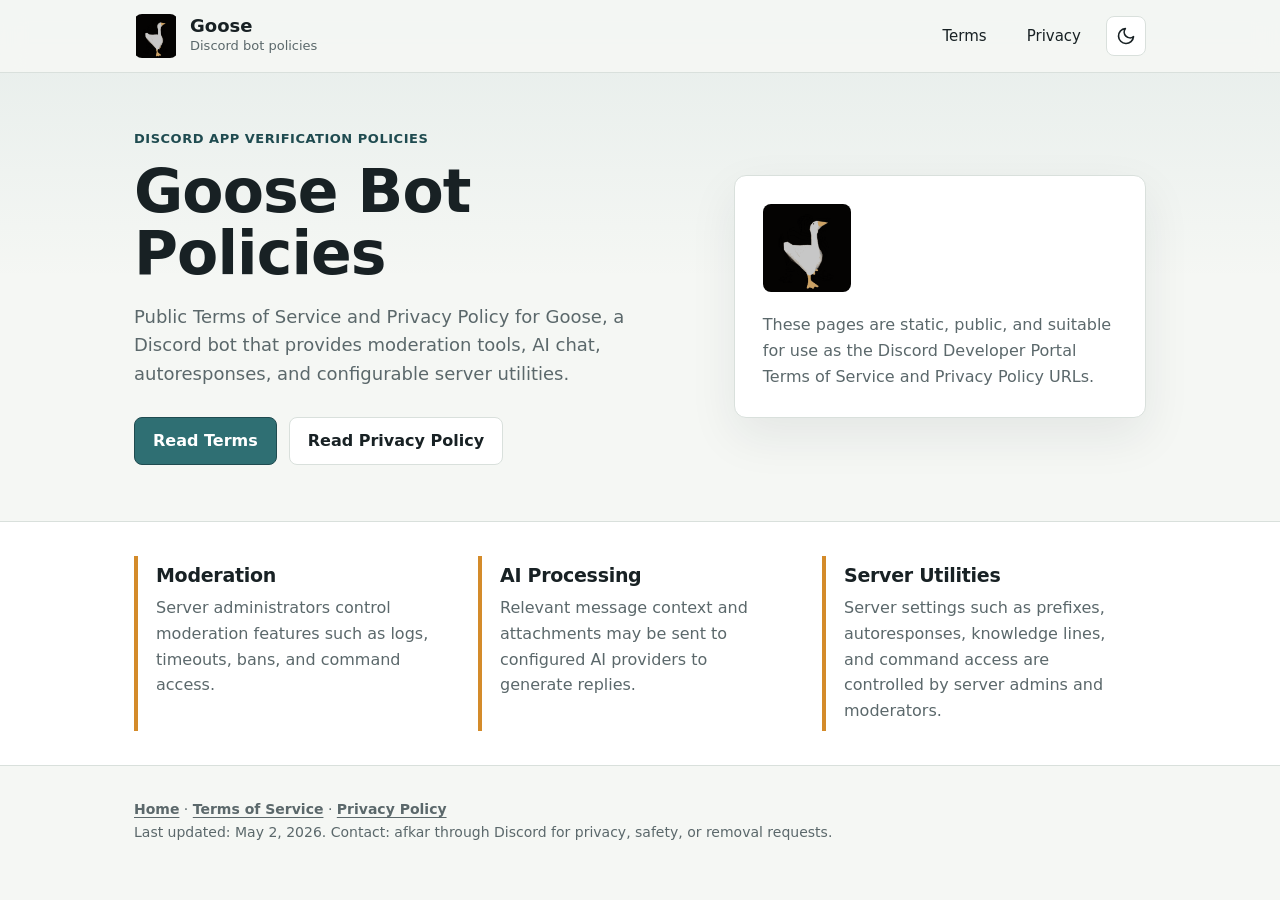
<file: index.html>
<!doctype html>
<html lang="en">
    <head>
        <meta charset="utf-8" />
        <meta name="viewport" content="width=device-width, initial-scale=1" />
        <title>Goose Bot Policies</title>
        <meta
            name="description"
            content="Terms of Service and Privacy Policy for the Goose Discord bot."
        />
        <script>
            (function () {
                try {
                    var stored = localStorage.getItem('goose-theme');
                    var theme = (stored === 'dark' || stored === 'light') ? stored : (window.matchMedia && window.matchMedia('(prefers-color-scheme: dark)').matches ? 'dark' : 'light');
                    document.documentElement.setAttribute('data-theme', theme);
                } catch (e) {
                    document.documentElement.setAttribute('data-theme', 'light');
                }
            })();
        </script>
        <link rel="stylesheet" href="assets/styles.css" />
        <script src="assets/theme.js" defer></script>
    </head>
    <body>
        <header class="site-header">
            <nav class="nav" aria-label="Primary navigation">
                <a class="brand" href="./" aria-label="Goose policy home" aria-current="page">
                    <img src="assets/goose.gif" alt="" />
                    <span>
                        <strong>Goose</strong>
                        <span>Discord bot policies</span>
                    </span>
                </a>
                <div class="nav-links">
                    <a href="terms/">Terms</a>
                    <a href="privacy/">Privacy</a>
                    <button id="theme-toggle" class="theme-toggle" type="button" aria-label="Toggle theme" aria-pressed="false" title="Toggle theme">
                        <svg class="icon-sun theme-icon-sun" viewBox="0 0 24 24" width="20" height="20" fill="none" stroke="currentColor" stroke-width="2" stroke-linecap="round" stroke-linejoin="round" aria-hidden="true">
                            <circle cx="12" cy="12" r="5"></circle>
                            <line x1="12" y1="1" x2="12" y2="3"></line>
                            <line x1="12" y1="21" x2="12" y2="23"></line>
                            <line x1="4.22" y1="4.22" x2="5.64" y2="5.64"></line>
                            <line x1="18.36" y1="18.36" x2="19.78" y2="19.78"></line>
                            <line x1="1" y1="12" x2="3" y2="12"></line>
                            <line x1="21" y1="12" x2="23" y2="12"></line>
                            <line x1="4.22" y1="19.78" x2="5.64" y2="18.36"></line>
                            <line x1="18.36" y1="5.64" x2="19.78" y2="4.22"></line>
                        </svg>
                        <svg class="icon-moon theme-icon-moon" viewBox="0 0 24 24" width="20" height="20" fill="none" stroke="currentColor" stroke-width="2" stroke-linecap="round" stroke-linejoin="round" aria-hidden="true">
                            <path d="M21 12.79A9 9 0 1 1 11.21 3 7 7 0 0 0 21 12.79z"></path>
                        </svg>
                    </button>
                </div>
            </nav>
        </header>

        <main>
            <section class="hero">
                <div>
                    <p class="eyebrow">Discord app verification policies</p>
                    <h1>Goose Bot Policies</h1>
                    <p class="lede">
                        Public Terms of Service and Privacy Policy for Goose, a
                        Discord bot that provides moderation tools, AI chat,
                        autoresponses, and configurable server utilities.
                    </p>
                    <div class="actions" aria-label="Policy links">
                        <a class="button" href="terms/">Read Terms</a>
                        <a class="button secondary" href="privacy/"
                            >Read Privacy Policy</a
                        >
                    </div>
                </div>
                <aside class="hero-panel" aria-label="Policy summary">
                    <img src="assets/goose.gif" alt="" />
                    <p>
                        These pages are static, public, and suitable for use as
                        the Discord Developer Portal Terms of Service and
                        Privacy Policy URLs.
                    </p>
                </aside>
            </section>

            <section class="summary-band" aria-label="Policy highlights">
                <div class="summary-grid">
                    <article class="summary-item">
                        <h2>Moderation</h2>
                        <p>
                            Server administrators control moderation features
                            such as logs, timeouts, bans, and command access.
                        </p>
                    </article>
                    <article class="summary-item">
                        <h2>AI Processing</h2>
                        <p>
                            Relevant message context and attachments may be sent
                            to configured AI providers to generate replies.
                        </p>
                    </article>
                    <article class="summary-item">
                        <h2>Server Utilities</h2>
                        <p>
                            Server settings such as prefixes, autoresponses,
                            knowledge lines, and command access are controlled
                            by server admins and moderators.
                        </p>
                    </article>
                </div>
            </section>
        </main>

        <footer class="site-footer">
            <div class="footer-content">
                <div class="footer-links">
                    <a href="./" aria-current="page">Home</a> ·
                    <a href="terms/">Terms of Service</a> ·
                    <a href="privacy/">Privacy Policy</a>
                </div>
                <div class="footer-meta">
                    <span>Last updated: May 2, 2026.</span>
                    <span>Contact: afkar through Discord for privacy, safety, or removal requests.</span>
                </div>
            </div>
        </footer>
    </body>
</html>
</file>
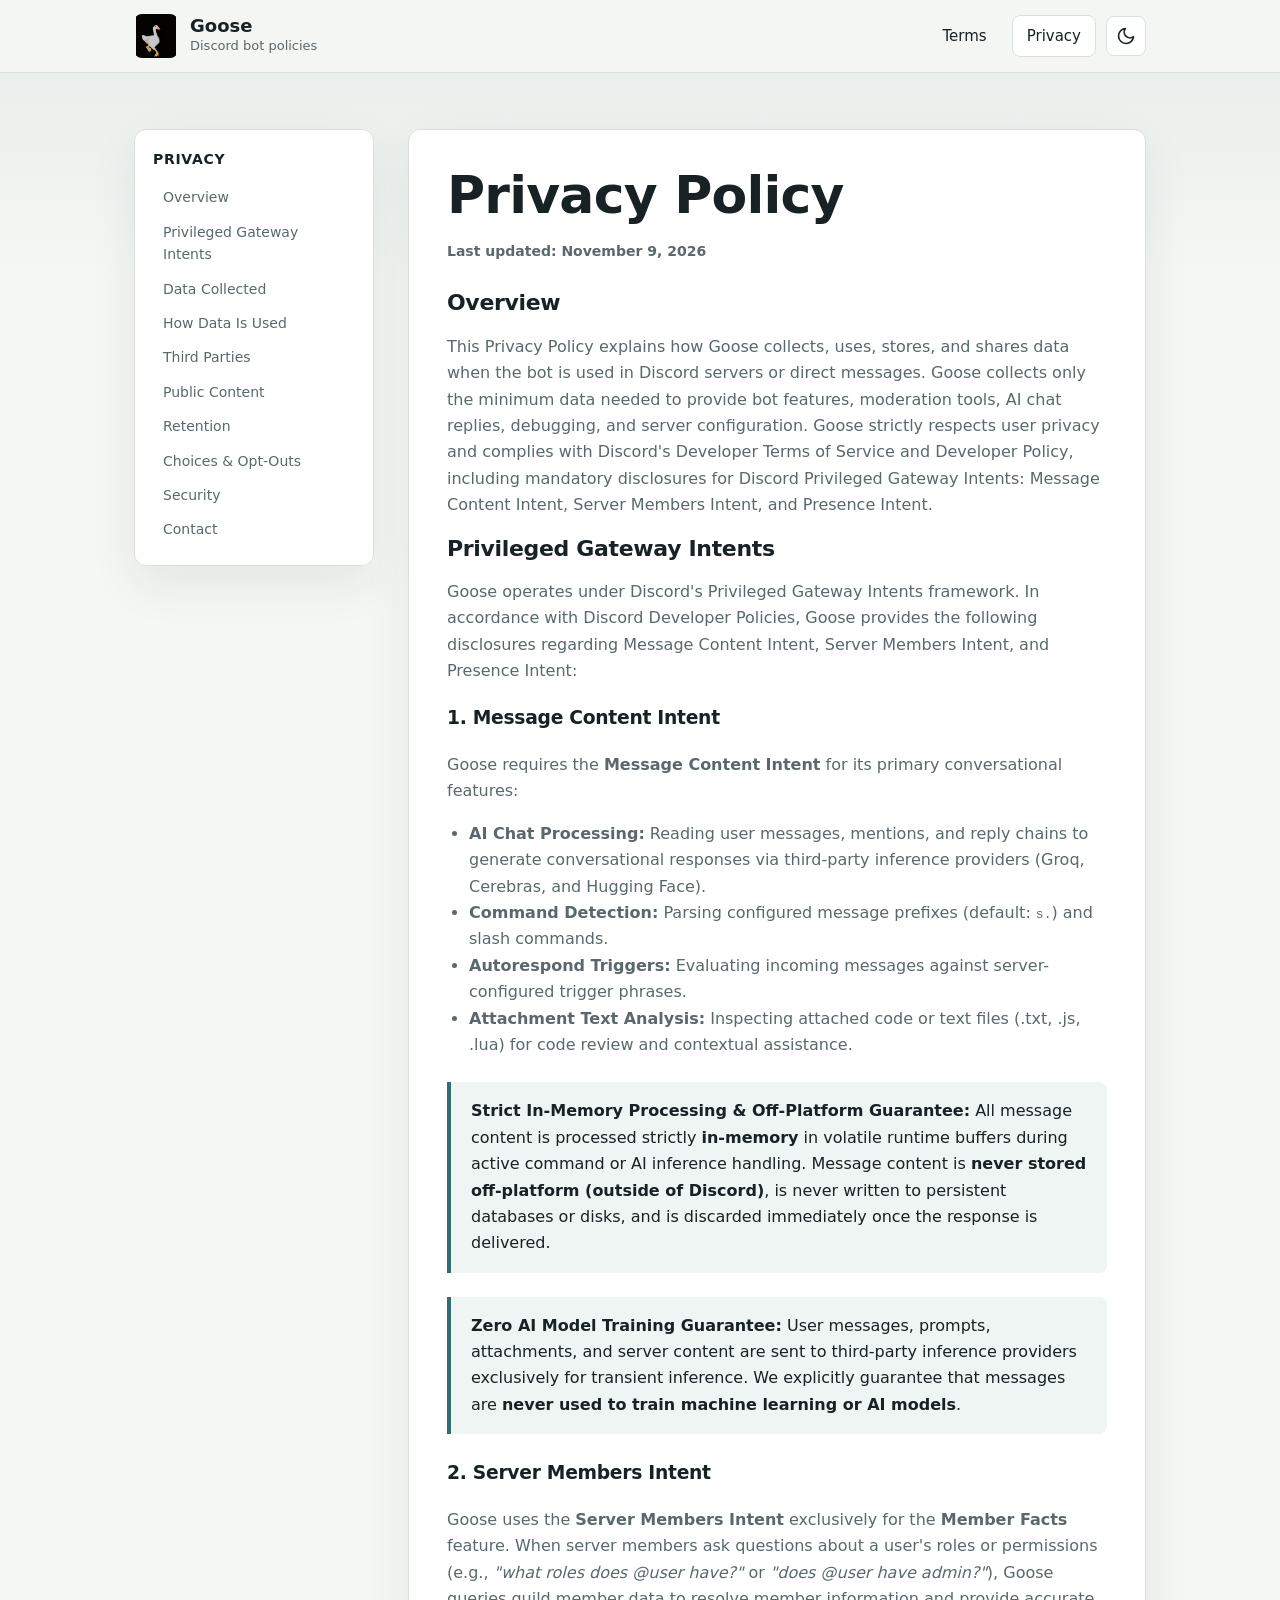
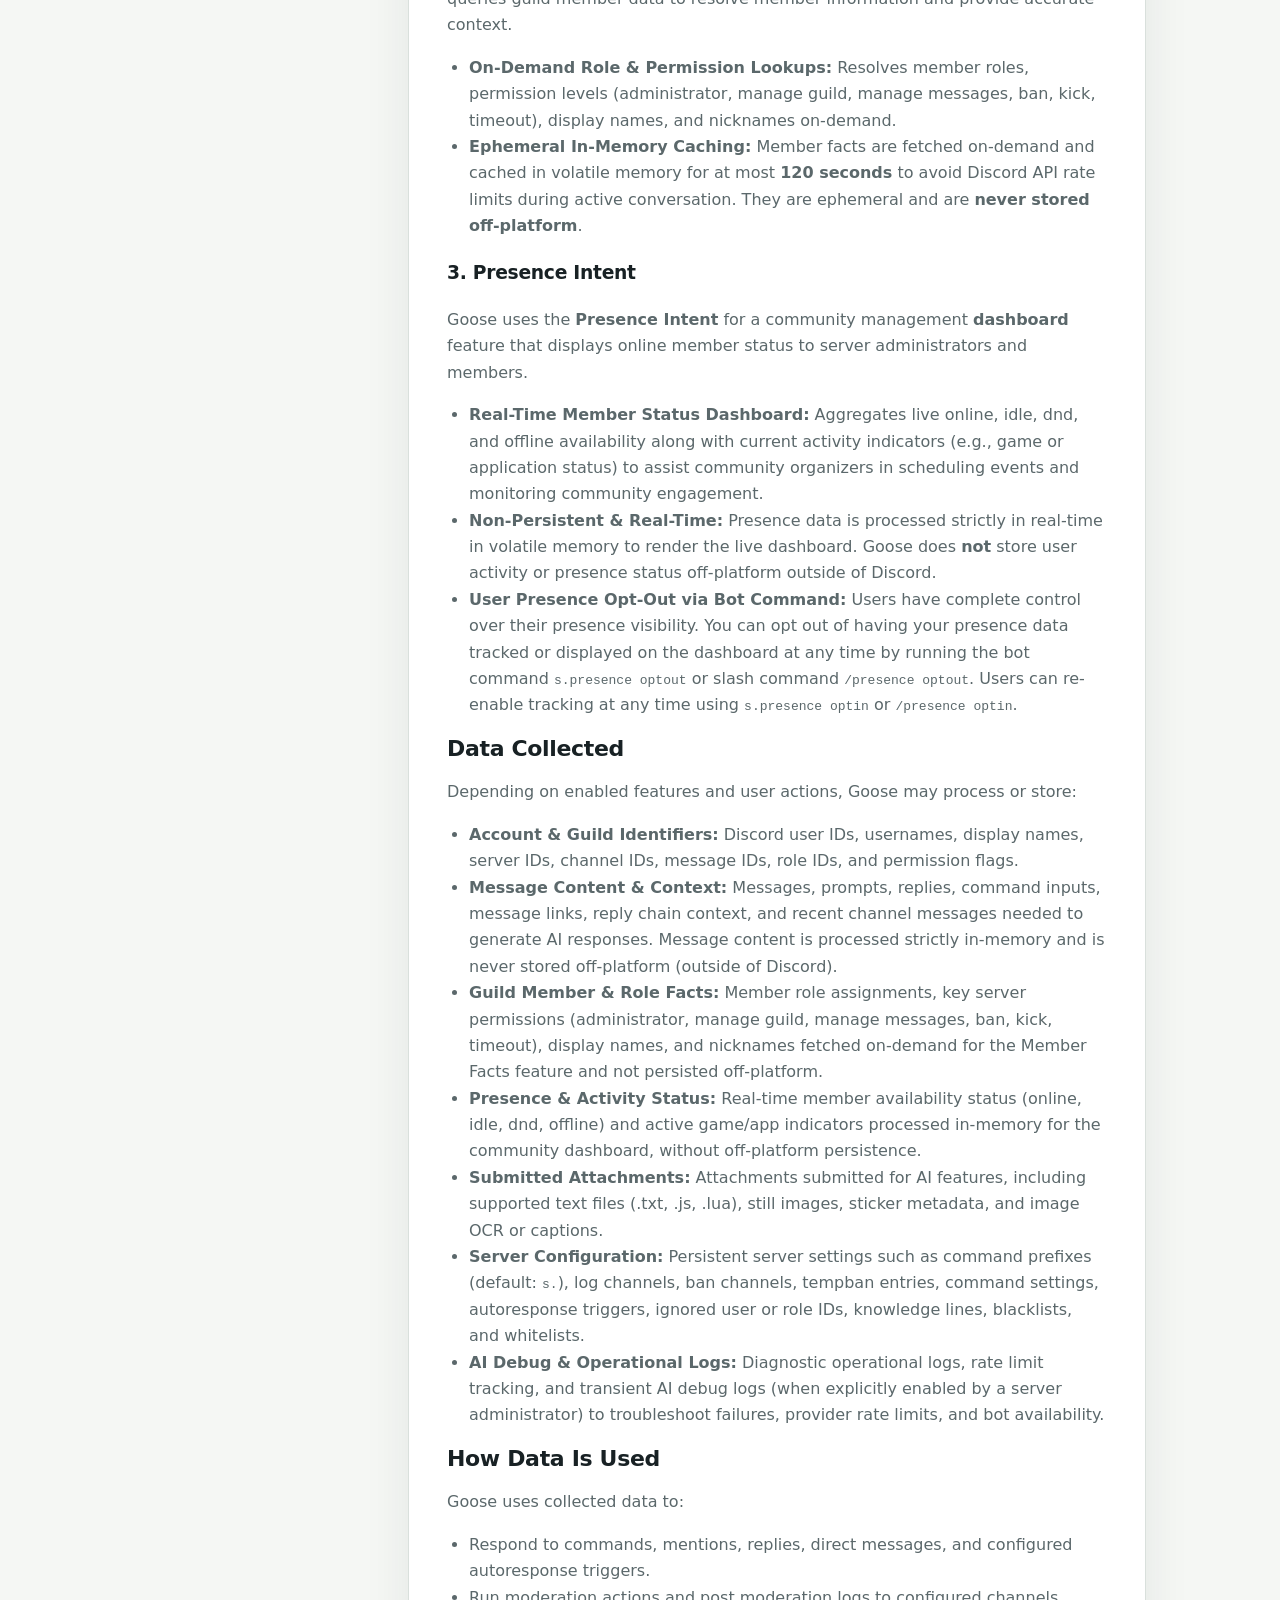
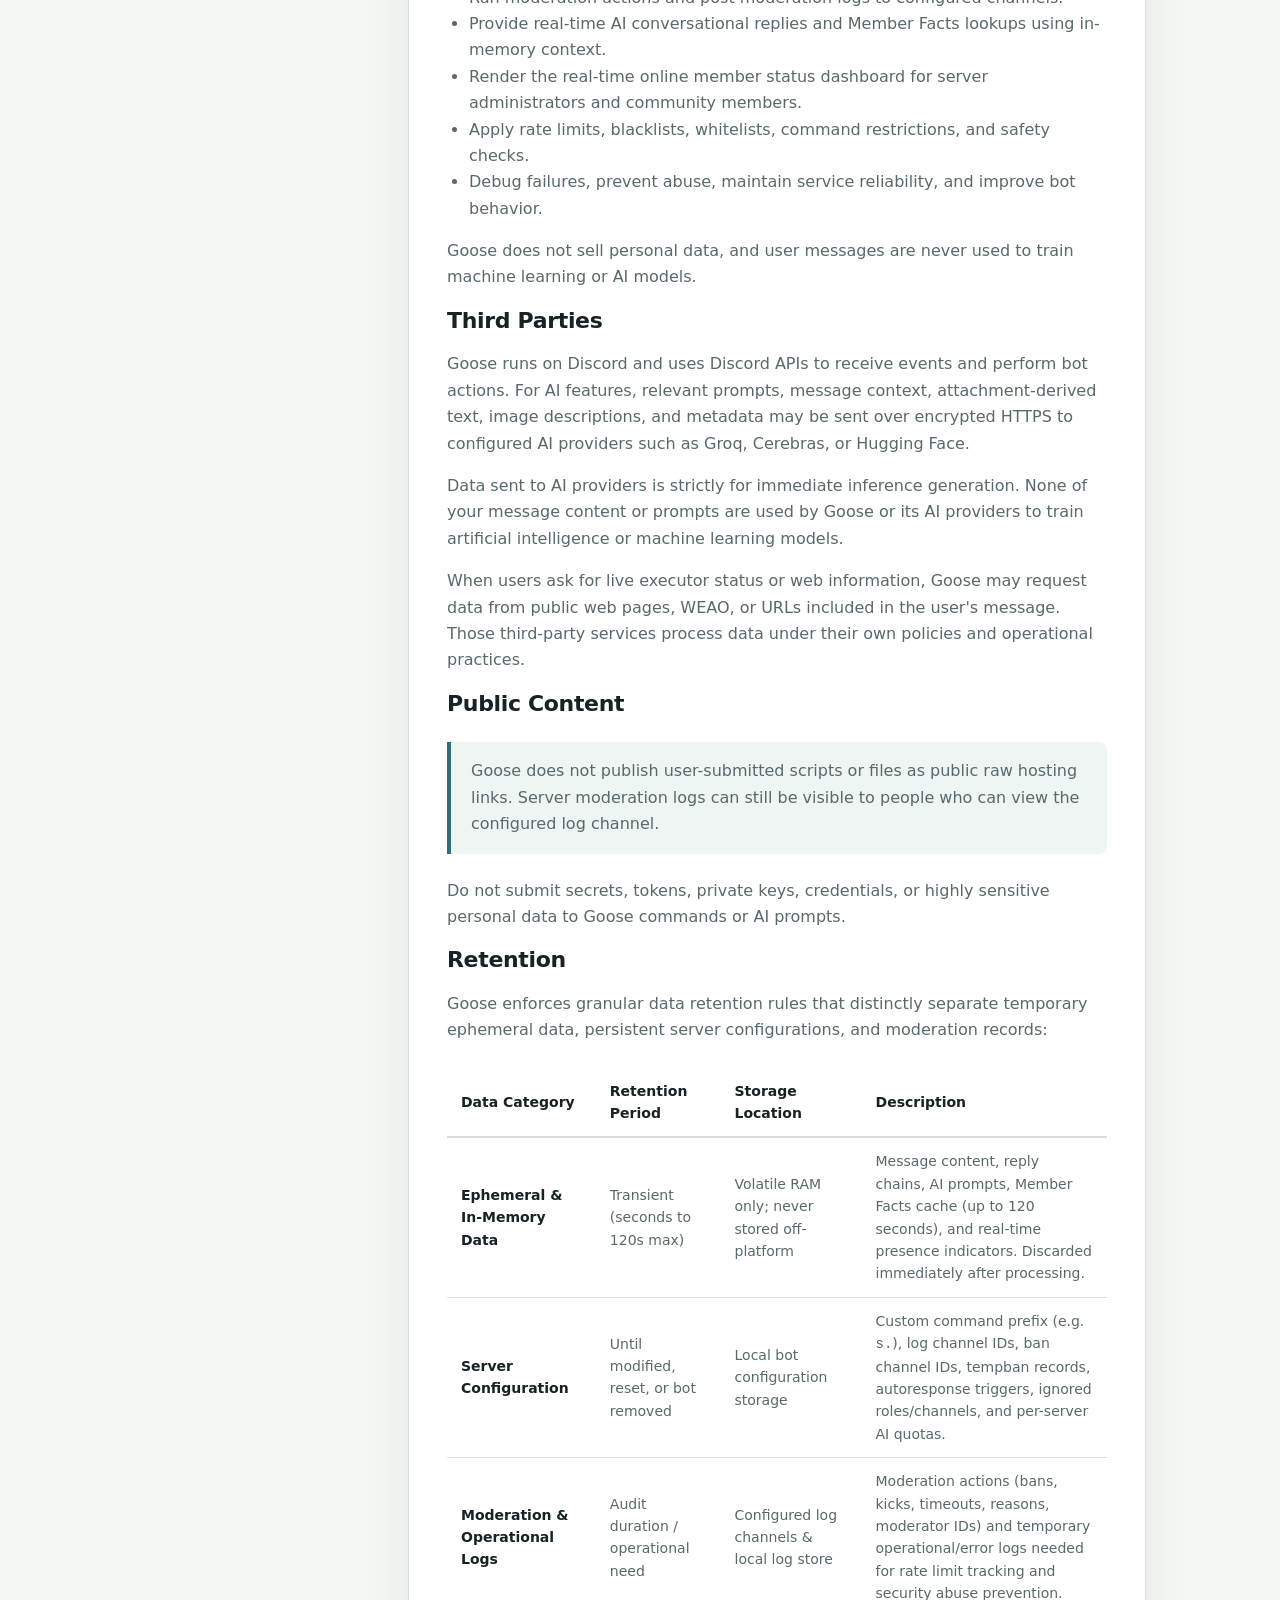
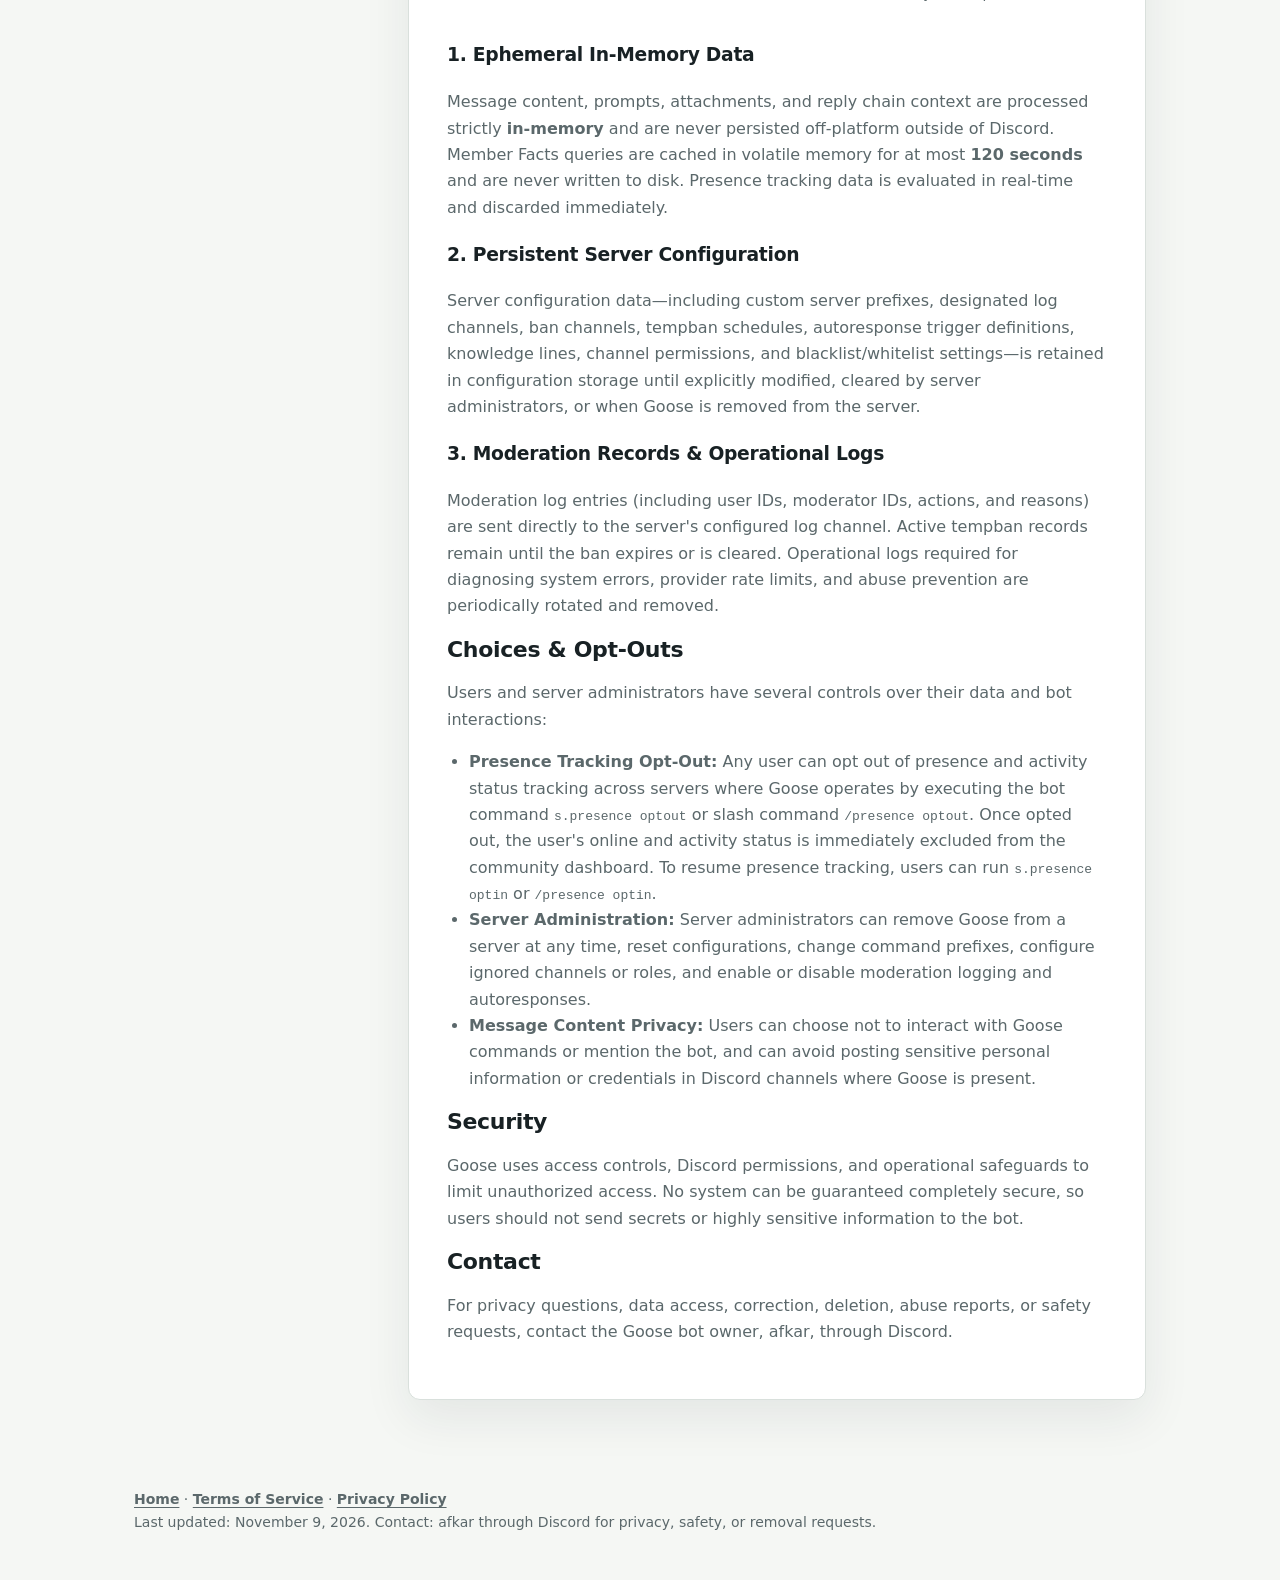
<file: privacy/index.html>
<!doctype html>
<html lang="en">
    <head>
        <meta charset="utf-8" />
        <meta name="viewport" content="width=device-width, initial-scale=1" />
        <title>Privacy Policy | Goose Bot</title>
        <meta
            name="description"
            content="Privacy Policy for the Goose Discord bot, disclosing Privileged Gateway Intent handling, in-memory processing, zero AI training, and data retention."
        />
        <script>
            (function () {
                try {
                    var stored = localStorage.getItem('goose-theme');
                    var theme = (stored === 'dark' || stored === 'light') ? stored : (window.matchMedia && window.matchMedia('(prefers-color-scheme: dark)').matches ? 'dark' : 'light');
                    document.documentElement.setAttribute('data-theme', theme);
                } catch (e) {
                    document.documentElement.setAttribute('data-theme', 'light');
                }
            })();
        </script>
        <link rel="stylesheet" href="../assets/styles.css" />
        <script src="../assets/theme.js" defer></script>
    </head>
    <body>
        <header class="site-header">
            <nav class="nav" aria-label="Primary navigation">
                <a class="brand" href="../" aria-label="Goose policy home">
                    <img src="../assets/goose.gif" alt="" />
                    <span>
                        <strong>Goose</strong>
                        <span>Discord bot policies</span>
                    </span>
                </a>
                <div class="nav-links">
                    <a href="../terms/">Terms</a>
                    <a href="../privacy/" aria-current="page">Privacy</a>
                    <button id="theme-toggle" class="theme-toggle" type="button" aria-label="Toggle theme" aria-pressed="false" title="Toggle theme">
                        <svg class="icon-sun theme-icon-sun" viewBox="0 0 24 24" width="20" height="20" fill="none" stroke="currentColor" stroke-width="2" stroke-linecap="round" stroke-linejoin="round" aria-hidden="true">
                            <circle cx="12" cy="12" r="5"></circle>
                            <line x1="12" y1="1" x2="12" y2="3"></line>
                            <line x1="12" y1="21" x2="12" y2="23"></line>
                            <line x1="4.22" y1="4.22" x2="5.64" y2="5.64"></line>
                            <line x1="18.36" y1="18.36" x2="19.78" y2="19.78"></line>
                            <line x1="1" y1="12" x2="3" y2="12"></line>
                            <line x1="21" y1="12" x2="23" y2="12"></line>
                            <line x1="4.22" y1="19.78" x2="5.64" y2="18.36"></line>
                            <line x1="18.36" y1="5.64" x2="19.78" y2="4.22"></line>
                        </svg>
                        <svg class="icon-moon theme-icon-moon" viewBox="0 0 24 24" width="20" height="20" fill="none" stroke="currentColor" stroke-width="2" stroke-linecap="round" stroke-linejoin="round" aria-hidden="true">
                            <path d="M21 12.79A9 9 0 1 1 11.21 3 7 7 0 0 0 21 12.79z"></path>
                        </svg>
                    </button>
                </div>
            </nav>
        </header>

        <main class="policy-shell">
            <div class="policy-layout">
                <aside class="toc" aria-label="Privacy sections">
                    <strong>Privacy</strong>
                    <a href="#overview">Overview</a>
                    <a href="#intents">Privileged Gateway Intents</a>
                    <a href="#data">Data Collected</a>
                    <a href="#use">How Data Is Used</a>
                    <a href="#sharing">Third Parties</a>
                    <a href="#public">Public Content</a>
                    <a href="#retention">Retention</a>
                    <a href="#choices">Choices &amp; Opt-Outs</a>
                    <a href="#security">Security</a>
                    <a href="#contact">Contact</a>
                </aside>

                <article class="policy">
                    <h1>Privacy Policy</h1>
                    <p class="meta">Last updated: November 9, 2026</p>

                    <section id="overview">
                        <h2>Overview</h2>
                        <p>
                            This Privacy Policy explains how Goose collects,
                            uses, stores, and shares data when the bot is used
                            in Discord servers or direct messages. Goose
                            collects only the minimum data needed to provide bot
                            features, moderation tools, AI chat replies, debugging,
                            and server configuration. Goose strictly respects user privacy
                            and complies with Discord's Developer Terms of Service and Developer Policy,
                            including mandatory disclosures for Discord Privileged Gateway Intents:
                            Message Content Intent, Server Members Intent, and Presence Intent.
                        </p>
                    </section>

                    <section id="intents">
                        <h2>Privileged Gateway Intents</h2>
                        <p>
                            Goose operates under Discord's Privileged Gateway Intents framework.
                            In accordance with Discord Developer Policies, Goose provides the following disclosures
                            regarding Message Content Intent, Server Members Intent, and Presence Intent:
                        </p>

                        <h3>1. Message Content Intent</h3>
                        <p>
                            Goose requires the <strong>Message Content Intent</strong> for its primary conversational features:
                        </p>
                        <ul>
                            <li><strong>AI Chat Processing:</strong> Reading user messages, mentions, and reply chains to generate conversational responses via third-party inference providers (Groq, Cerebras, and Hugging Face).</li>
                            <li><strong>Command Detection:</strong> Parsing configured message prefixes (default: <code>s.</code>) and slash commands.</li>
                            <li><strong>Autorespond Triggers:</strong> Evaluating incoming messages against server-configured trigger phrases.</li>
                            <li><strong>Attachment Text Analysis:</strong> Inspecting attached code or text files (.txt, .js, .lua) for code review and contextual assistance.</li>
                        </ul>
                        <div class="notice">
                            <p>
                                <strong>Strict In-Memory Processing &amp; Off-Platform Guarantee:</strong> All message content is processed strictly <strong>in-memory</strong> in volatile runtime buffers during active command or AI inference handling. Message content is <strong>never stored off-platform (outside of Discord)</strong>, is never written to persistent databases or disks, and is discarded immediately once the response is delivered.
                            </p>
                        </div>
                        <div class="notice">
                            <p>
                                <strong>Zero AI Model Training Guarantee:</strong> User messages, prompts, attachments, and server content are sent to third-party inference providers exclusively for transient inference. We explicitly guarantee that messages are <strong>never used to train machine learning or AI models</strong>.
                            </p>
                        </div>

                        <h3>2. Server Members Intent</h3>
                        <p>
                            Goose uses the <strong>Server Members Intent</strong> exclusively for the <strong>Member Facts</strong> feature.
                            When server members ask questions about a user's roles or permissions (e.g., <em>"what roles does @user have?"</em> or <em>"does @user have admin?"</em>),
                            Goose queries guild member data to resolve member information and provide accurate context.
                        </p>
                        <ul>
                            <li><strong>On-Demand Role &amp; Permission Lookups:</strong> Resolves member roles, permission levels (administrator, manage guild, manage messages, ban, kick, timeout), display names, and nicknames on-demand.</li>
                            <li><strong>Ephemeral In-Memory Caching:</strong> Member facts are fetched on-demand and cached in volatile memory for at most <strong>120 seconds</strong> to avoid Discord API rate limits during active conversation. They are ephemeral and are <strong>never stored off-platform</strong>.</li>
                        </ul>

                        <h3>3. Presence Intent</h3>
                        <p>
                            Goose uses the <strong>Presence Intent</strong> for a community management <strong>dashboard</strong> feature that displays online member status to server administrators and members.
                        </p>
                        <ul>
                            <li><strong>Real-Time Member Status Dashboard:</strong> Aggregates live online, idle, dnd, and offline availability along with current activity indicators (e.g., game or application status) to assist community organizers in scheduling events and monitoring community engagement.</li>
                            <li><strong>Non-Persistent &amp; Real-Time:</strong> Presence data is processed strictly in real-time in volatile memory to render the live dashboard. Goose does <strong>not</strong> store user activity or presence status off-platform outside of Discord.</li>
                            <li><strong>User Presence Opt-Out via Bot Command:</strong> Users have complete control over their presence visibility. You can opt out of having your presence data tracked or displayed on the dashboard at any time by running the bot command <code>s.presence optout</code> or slash command <code>/presence optout</code>. Users can re-enable tracking at any time using <code>s.presence optin</code> or <code>/presence optin</code>.</li>
                        </ul>
                    </section>

                    <section id="data">
                        <h2>Data Collected</h2>
                        <p>
                            Depending on enabled features and user actions,
                            Goose may process or store:
                        </p>
                        <ul>
                            <li>
                                <strong>Account &amp; Guild Identifiers:</strong> Discord user IDs, usernames, display names,
                                server IDs, channel IDs, message IDs, role IDs,
                                and permission flags.
                            </li>
                            <li>
                                <strong>Message Content &amp; Context:</strong> Messages, prompts, replies, command inputs,
                                message links, reply chain context, and recent channel messages needed to generate AI responses.
                                Message content is processed strictly in-memory and is never stored off-platform (outside of Discord).
                            </li>
                            <li>
                                <strong>Guild Member &amp; Role Facts:</strong> Member role assignments, key server permissions
                                (administrator, manage guild, manage messages, ban, kick, timeout), display names, and nicknames
                                fetched on-demand for the Member Facts feature and not persisted off-platform.
                            </li>
                            <li>
                                <strong>Presence &amp; Activity Status:</strong> Real-time member availability status
                                (online, idle, dnd, offline) and active game/app indicators processed in-memory for the community
                                dashboard, without off-platform persistence.
                            </li>
                            <li>
                                <strong>Submitted Attachments:</strong> Attachments submitted for AI features,
                                including supported text files (.txt, .js, .lua), still images,
                                sticker metadata, and image OCR or captions.
                            </li>
                            <li>
                                <strong>Server Configuration:</strong> Persistent server settings such as command prefixes (default: <code>s.</code>),
                                log channels, ban channels, tempban entries, command settings,
                                autoresponse triggers, ignored user or role IDs, knowledge lines,
                                blacklists, and whitelists.
                            </li>
                            <li>
                                <strong>AI Debug &amp; Operational Logs:</strong> Diagnostic operational logs, rate limit tracking,
                                and transient AI debug logs (when explicitly enabled by a server administrator)
                                to troubleshoot failures, provider rate limits, and bot availability.
                            </li>
                        </ul>
                    </section>

                    <section id="use">
                        <h2>How Data Is Used</h2>
                        <p>Goose uses collected data to:</p>
                        <ul>
                            <li>
                                Respond to commands, mentions, replies, direct
                                messages, and configured autoresponse triggers.
                            </li>
                            <li>
                                Run moderation actions and post moderation logs
                                to configured channels.
                            </li>
                            <li>
                                Provide real-time AI conversational replies and
                                Member Facts lookups using in-memory context.
                            </li>
                            <li>
                                Render the real-time online member status dashboard
                                for server administrators and community members.
                            </li>
                            <li>
                                Apply rate limits, blacklists, whitelists,
                                command restrictions, and safety checks.
                            </li>
                            <li>
                                Debug failures, prevent abuse, maintain service
                                reliability, and improve bot behavior.
                            </li>
                        </ul>
                        <p>
                            Goose does not sell personal data, and user messages are never used to train machine learning or AI models.
                        </p>
                    </section>

                    <section id="sharing">
                        <h2>Third Parties</h2>
                        <p>
                            Goose runs on Discord and uses Discord APIs to
                            receive events and perform bot actions. For AI
                            features, relevant prompts, message context,
                            attachment-derived text, image descriptions, and
                            metadata may be sent over encrypted HTTPS to configured AI providers such
                            as Groq, Cerebras, or Hugging Face.
                        </p>
                        <p>
                            Data sent to AI providers is strictly for immediate inference generation.
                            None of your message content or prompts are used by Goose or its AI providers
                            to train artificial intelligence or machine learning models.
                        </p>
                        <p>
                            When users ask for live executor status or web
                            information, Goose may request data from public web
                            pages, WEAO, or URLs included in the user's message.
                            Those third-party services process data under their
                            own policies and operational practices.
                        </p>
                    </section>

                    <section id="public">
                        <h2>Public Content</h2>
                        <p class="notice">
                            Goose does not publish user-submitted scripts or
                            files as public raw hosting links. Server moderation
                            logs can still be visible to people who can view the
                            configured log channel.
                        </p>
                        <p>
                            Do not submit secrets, tokens, private keys,
                            credentials, or highly sensitive personal data to
                            Goose commands or AI prompts.
                        </p>
                    </section>

                    <section id="retention">
                        <h2>Retention</h2>
                        <p>
                            Goose enforces granular data retention rules that distinctly separate temporary ephemeral data,
                            persistent server configurations, and moderation records:
                        </p>

                        <div style="overflow-x: auto; margin: 24px 0;">
                            <table style="width: 100%; border-collapse: collapse; text-align: left; font-size: 14px;">
                                <thead>
                                    <tr style="border-bottom: 2px solid var(--line);">
                                        <th style="padding: 12px 14px; color: var(--ink); font-weight: 700;">Data Category</th>
                                        <th style="padding: 12px 14px; color: var(--ink); font-weight: 700;">Retention Period</th>
                                        <th style="padding: 12px 14px; color: var(--ink); font-weight: 700;">Storage Location</th>
                                        <th style="padding: 12px 14px; color: var(--ink); font-weight: 700;">Description</th>
                                    </tr>
                                </thead>
                                <tbody>
                                    <tr style="border-bottom: 1px solid var(--line);">
                                        <td style="padding: 12px 14px; font-weight: 600; color: var(--ink);">Ephemeral &amp; In-Memory Data</td>
                                        <td style="padding: 12px 14px; color: var(--muted);">Transient (seconds to 120s max)</td>
                                        <td style="padding: 12px 14px; color: var(--muted);">Volatile RAM only; never stored off-platform</td>
                                        <td style="padding: 12px 14px; color: var(--muted);">Message content, reply chains, AI prompts, Member Facts cache (up to 120 seconds), and real-time presence indicators. Discarded immediately after processing.</td>
                                    </tr>
                                    <tr style="border-bottom: 1px solid var(--line);">
                                        <td style="padding: 12px 14px; font-weight: 600; color: var(--ink);">Server Configuration</td>
                                        <td style="padding: 12px 14px; color: var(--muted);">Until modified, reset, or bot removed</td>
                                        <td style="padding: 12px 14px; color: var(--muted);">Local bot configuration storage</td>
                                        <td style="padding: 12px 14px; color: var(--muted);">Custom command prefix (e.g. <code>s.</code>), log channel IDs, ban channel IDs, tempban records, autoresponse triggers, ignored roles/channels, and per-server AI quotas.</td>
                                    </tr>
                                    <tr>
                                        <td style="padding: 12px 14px; font-weight: 600; color: var(--ink);">Moderation &amp; Operational Logs</td>
                                        <td style="padding: 12px 14px; color: var(--muted);">Audit duration / operational need</td>
                                        <td style="padding: 12px 14px; color: var(--muted);">Configured log channels &amp; local log store</td>
                                        <td style="padding: 12px 14px; color: var(--muted);">Moderation actions (bans, kicks, timeouts, reasons, moderator IDs) and temporary operational/error logs needed for rate limit tracking and security abuse prevention.</td>
                                    </tr>
                                </tbody>
                            </table>
                        </div>

                        <h3>1. Ephemeral In-Memory Data</h3>
                        <p>
                            Message content, prompts, attachments, and reply chain context are processed strictly <strong>in-memory</strong> and are never persisted off-platform outside of Discord. Member Facts queries are cached in volatile memory for at most <strong>120 seconds</strong> and are never written to disk. Presence tracking data is evaluated in real-time and discarded immediately.
                        </p>

                        <h3>2. Persistent Server Configuration</h3>
                        <p>
                            Server configuration data—including custom server prefixes, designated log channels, ban channels, tempban schedules, autoresponse trigger definitions, knowledge lines, channel permissions, and blacklist/whitelist settings—is retained in configuration storage until explicitly modified, cleared by server administrators, or when Goose is removed from the server.
                        </p>

                        <h3>3. Moderation Records &amp; Operational Logs</h3>
                        <p>
                            Moderation log entries (including user IDs, moderator IDs, actions, and reasons) are sent directly to the server's configured log channel. Active tempban records remain until the ban expires or is cleared. Operational logs required for diagnosing system errors, provider rate limits, and abuse prevention are periodically rotated and removed.
                        </p>
                    </section>

                    <section id="choices">
                        <h2>Choices &amp; Opt-Outs</h2>
                        <p>
                            Users and server administrators have several controls over their data and bot interactions:
                        </p>
                        <ul>
                            <li>
                                <strong>Presence Tracking Opt-Out:</strong> Any user can opt out of presence and activity status tracking across servers where Goose operates by executing the bot command <code>s.presence optout</code> or slash command <code>/presence optout</code>. Once opted out, the user's online and activity status is immediately excluded from the community dashboard. To resume presence tracking, users can run <code>s.presence optin</code> or <code>/presence optin</code>.
                            </li>
                            <li>
                                <strong>Server Administration:</strong> Server administrators can remove Goose from a server at any time, reset configurations, change command prefixes, configure ignored channels or roles, and enable or disable moderation logging and autoresponses.
                            </li>
                            <li>
                                <strong>Message Content Privacy:</strong> Users can choose not to interact with Goose commands or mention the bot, and can avoid posting sensitive personal information or credentials in Discord channels where Goose is present.
                            </li>
                        </ul>
                    </section>

                    <section id="security">
                        <h2>Security</h2>
                        <p>
                            Goose uses access controls, Discord permissions, and
                            operational safeguards to limit unauthorized access.
                            No system can be guaranteed completely secure, so
                            users should not send secrets or highly sensitive
                            information to the bot.
                        </p>
                    </section>

                    <section id="contact">
                        <h2>Contact</h2>
                        <p>
                            For privacy questions, data access, correction,
                            deletion, abuse reports, or safety requests, contact
                            the Goose bot owner, afkar, through Discord.
                        </p>
                    </section>
                </article>
            </div>
        </main>

        <footer class="site-footer">
            <div class="footer-content">
                <div class="footer-links">
                    <a href="../">Home</a> ·
                    <a href="../terms/">Terms of Service</a> ·
                    <a href="../privacy/" aria-current="page">Privacy Policy</a>
                </div>
                <div class="footer-meta">
                    <span>Last updated: November 9, 2026.</span>
                    <span>Contact: afkar through Discord for privacy, safety, or removal requests.</span>
                </div>
            </div>
        </footer>
    </body>
</html>
</file>
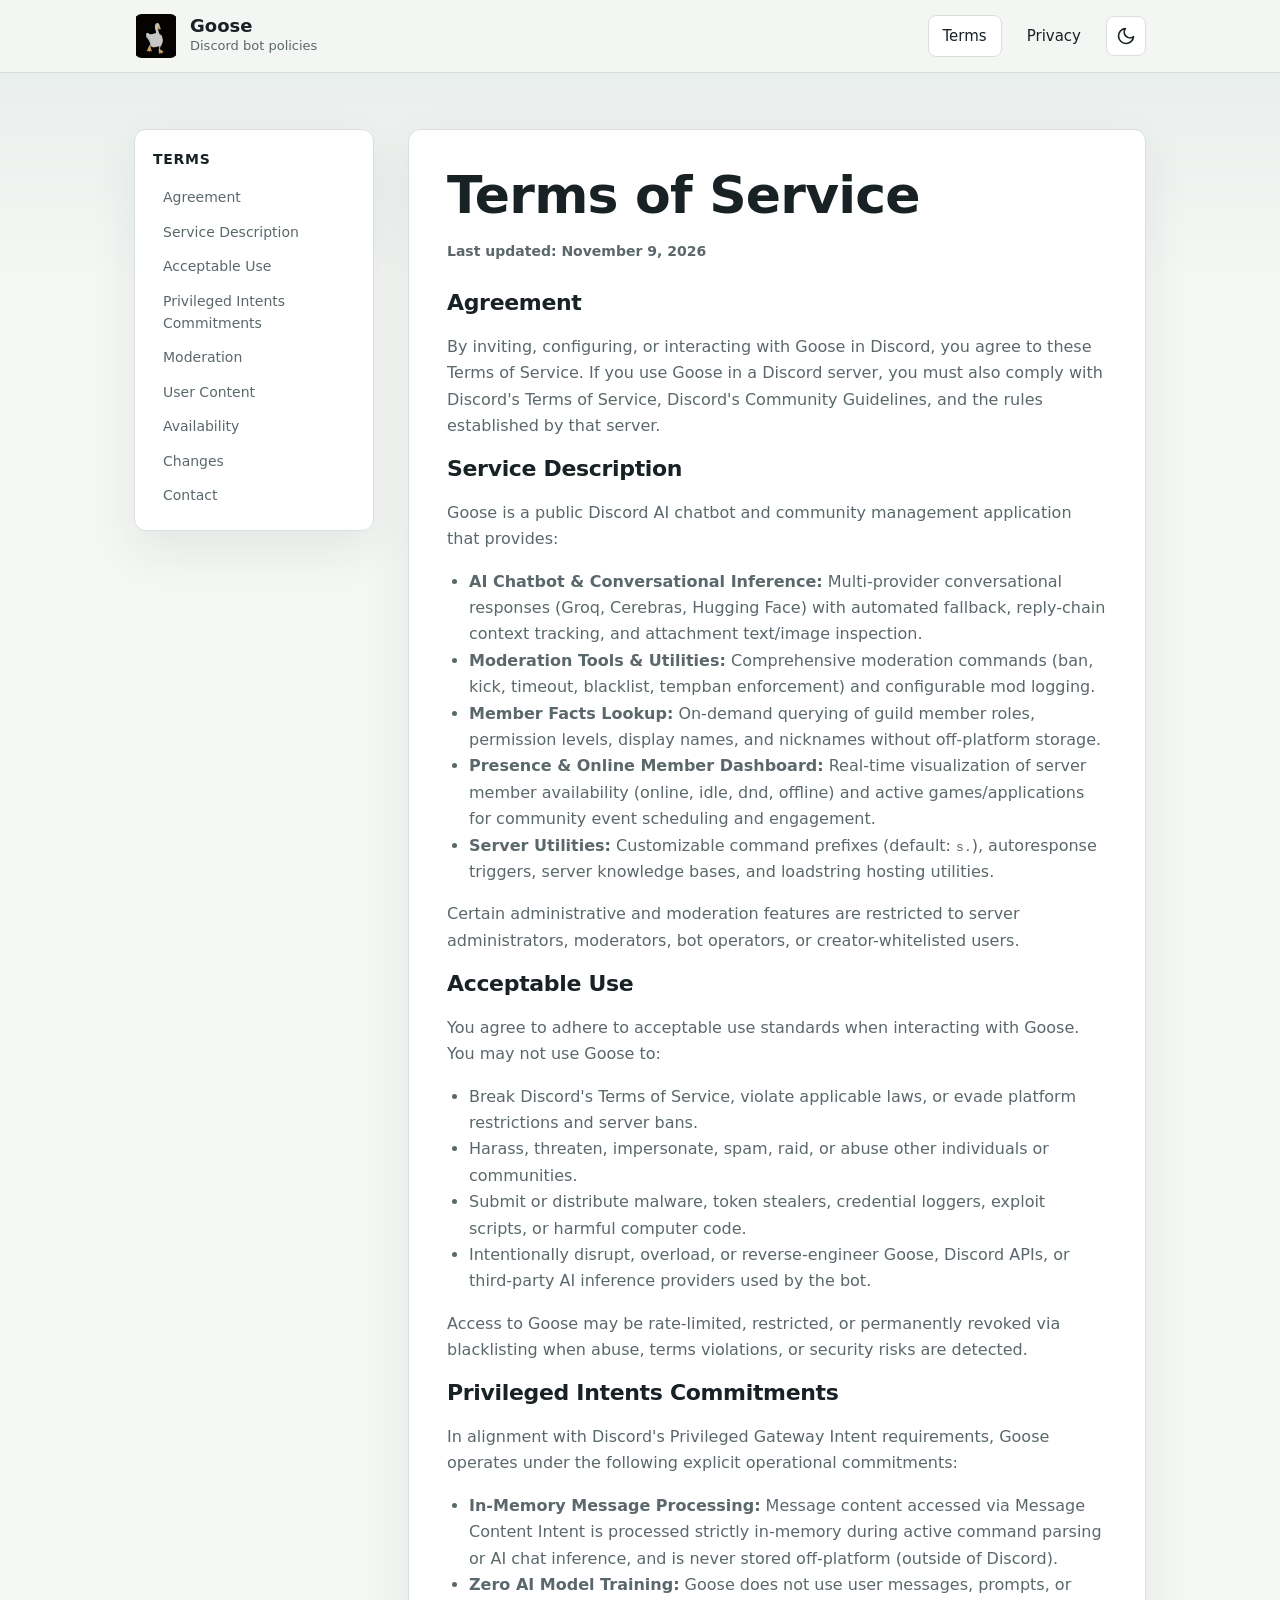
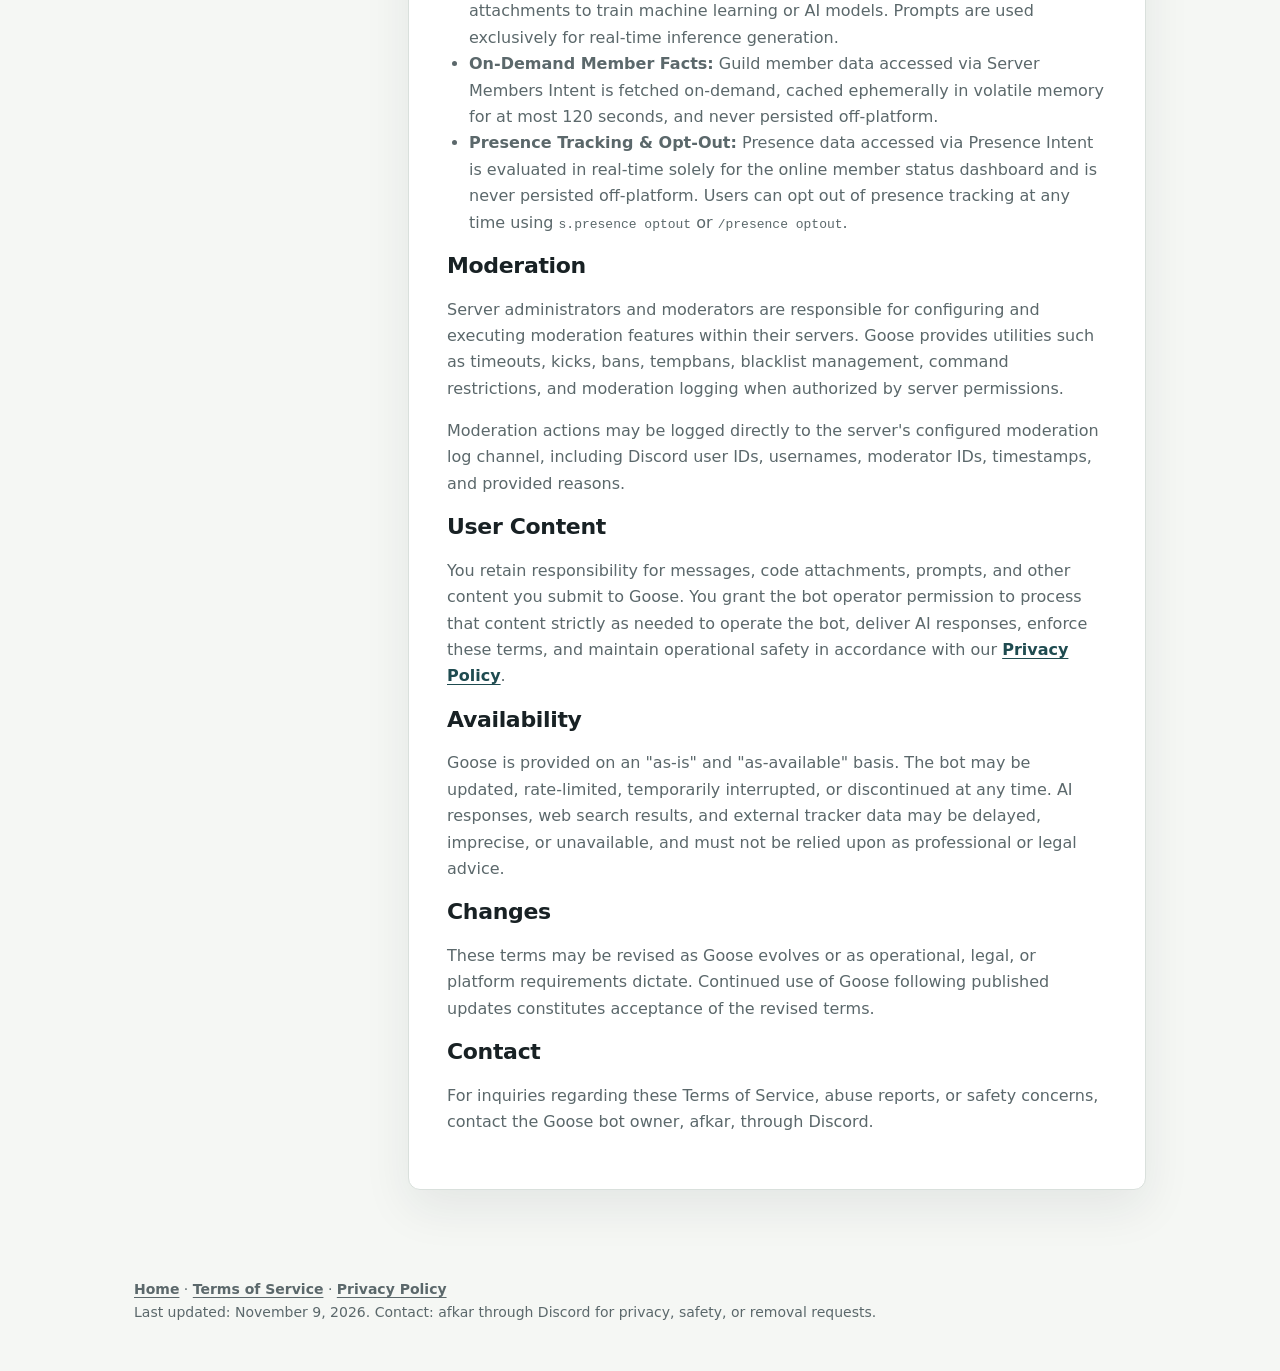
<file: terms/index.html>
<!doctype html>
<html lang="en">
    <head>
        <meta charset="utf-8" />
        <meta name="viewport" content="width=device-width, initial-scale=1" />
        <title>Terms of Service | Goose Bot</title>
        <meta
            name="description"
            content="Terms of Service for the Goose Discord bot, covering AI chat services, moderation tools, and intent compliance commitments."
        />
        <script>
            (function () {
                try {
                    var stored = localStorage.getItem('goose-theme');
                    var theme = (stored === 'dark' || stored === 'light') ? stored : (window.matchMedia && window.matchMedia('(prefers-color-scheme: dark)').matches ? 'dark' : 'light');
                    document.documentElement.setAttribute('data-theme', theme);
                } catch (e) {
                    document.documentElement.setAttribute('data-theme', 'light');
                }
            })();
        </script>
        <link rel="stylesheet" href="../assets/styles.css" />
        <script src="../assets/theme.js" defer></script>
    </head>
    <body>
        <header class="site-header">
            <nav class="nav" aria-label="Primary navigation">
                <a class="brand" href="../" aria-label="Goose policy home">
                    <img src="../assets/goose.gif" alt="" />
                    <span>
                        <strong>Goose</strong>
                        <span>Discord bot policies</span>
                    </span>
                </a>
                <div class="nav-links">
                    <a href="../terms/" aria-current="page">Terms</a>
                    <a href="../privacy/">Privacy</a>
                    <button id="theme-toggle" class="theme-toggle" type="button" aria-label="Toggle theme" aria-pressed="false" title="Toggle theme">
                        <svg class="icon-sun theme-icon-sun" viewBox="0 0 24 24" width="20" height="20" fill="none" stroke="currentColor" stroke-width="2" stroke-linecap="round" stroke-linejoin="round" aria-hidden="true">
                            <circle cx="12" cy="12" r="5"></circle>
                            <line x1="12" y1="1" x2="12" y2="3"></line>
                            <line x1="12" y1="21" x2="12" y2="23"></line>
                            <line x1="4.22" y1="4.22" x2="5.64" y2="5.64"></line>
                            <line x1="18.36" y1="18.36" x2="19.78" y2="19.78"></line>
                            <line x1="1" y1="12" x2="3" y2="12"></line>
                            <line x1="21" y1="12" x2="23" y2="12"></line>
                            <line x1="4.22" y1="19.78" x2="5.64" y2="18.36"></line>
                            <line x1="18.36" y1="5.64" x2="19.78" y2="4.22"></line>
                        </svg>
                        <svg class="icon-moon theme-icon-moon" viewBox="0 0 24 24" width="20" height="20" fill="none" stroke="currentColor" stroke-width="2" stroke-linecap="round" stroke-linejoin="round" aria-hidden="true">
                            <path d="M21 12.79A9 9 0 1 1 11.21 3 7 7 0 0 0 21 12.79z"></path>
                        </svg>
                    </button>
                </div>
            </nav>
        </header>

        <main class="policy-shell">
            <div class="policy-layout">
                <aside class="toc" aria-label="Terms sections">
                    <strong>Terms</strong>
                    <a href="#agreement">Agreement</a>
                    <a href="#service">Service Description</a>
                    <a href="#acceptable-use">Acceptable Use</a>
                    <a href="#intents">Privileged Intents Commitments</a>
                    <a href="#moderation">Moderation</a>
                    <a href="#content">User Content</a>
                    <a href="#availability">Availability</a>
                    <a href="#changes">Changes</a>
                    <a href="#contact">Contact</a>
                </aside>

                <article class="policy">
                    <h1>Terms of Service</h1>
                    <p class="meta">Last updated: November 9, 2026</p>

                    <section id="agreement">
                        <h2>Agreement</h2>
                        <p>
                            By inviting, configuring, or interacting with Goose in Discord,
                            you agree to these Terms of Service. If you use
                            Goose in a Discord server, you must also comply with
                            Discord's Terms of Service, Discord's Community Guidelines, and the
                            rules established by that server.
                        </p>
                    </section>

                    <section id="service">
                        <h2>Service Description</h2>
                        <p>
                            Goose is a public Discord AI chatbot and community management application that provides:
                        </p>
                        <ul>
                            <li><strong>AI Chatbot &amp; Conversational Inference:</strong> Multi-provider conversational responses (Groq, Cerebras, Hugging Face) with automated fallback, reply-chain context tracking, and attachment text/image inspection.</li>
                            <li><strong>Moderation Tools &amp; Utilities:</strong> Comprehensive moderation commands (ban, kick, timeout, blacklist, tempban enforcement) and configurable mod logging.</li>
                            <li><strong>Member Facts Lookup:</strong> On-demand querying of guild member roles, permission levels, display names, and nicknames without off-platform storage.</li>
                            <li><strong>Presence &amp; Online Member Dashboard:</strong> Real-time visualization of server member availability (online, idle, dnd, offline) and active games/applications for community event scheduling and engagement.</li>
                            <li><strong>Server Utilities:</strong> Customizable command prefixes (default: <code>s.</code>), autoresponse triggers, server knowledge bases, and loadstring hosting utilities.</li>
                        </ul>
                        <p>
                            Certain administrative and moderation features are restricted to server administrators, moderators, bot operators, or creator-whitelisted users.
                        </p>
                    </section>

                    <section id="acceptable-use">
                        <h2>Acceptable Use</h2>
                        <p>You agree to adhere to acceptable use standards when interacting with Goose. You may not use Goose to:</p>
                        <ul>
                            <li>
                                Break Discord's Terms of Service, violate applicable laws, or evade
                                platform restrictions and server bans.
                            </li>
                            <li>
                                Harass, threaten, impersonate, spam, raid, or abuse
                                other individuals or communities.
                            </li>
                            <li>
                                Submit or distribute malware, token stealers, credential
                                loggers, exploit scripts, or harmful computer code.
                            </li>
                            <li>
                                Intentionally disrupt, overload, or reverse-engineer Goose, Discord APIs, or
                                third-party AI inference providers used by the bot.
                            </li>
                        </ul>
                        <p>
                            Access to Goose may be rate-limited, restricted, or permanently revoked
                            via blacklisting when abuse, terms violations, or security risks are detected.
                        </p>
                    </section>

                    <section id="intents">
                        <h2>Privileged Intents Commitments</h2>
                        <p>
                            In alignment with Discord's Privileged Gateway Intent requirements, Goose operates under the following explicit operational commitments:
                        </p>
                        <ul>
                            <li><strong>In-Memory Message Processing:</strong> Message content accessed via Message Content Intent is processed strictly in-memory during active command parsing or AI chat inference, and is never stored off-platform (outside of Discord).</li>
                            <li><strong>Zero AI Model Training:</strong> Goose does not use user messages, prompts, or attachments to train machine learning or AI models. Prompts are used exclusively for real-time inference generation.</li>
                            <li><strong>On-Demand Member Facts:</strong> Guild member data accessed via Server Members Intent is fetched on-demand, cached ephemerally in volatile memory for at most 120 seconds, and never persisted off-platform.</li>
                            <li><strong>Presence Tracking &amp; Opt-Out:</strong> Presence data accessed via Presence Intent is evaluated in real-time solely for the online member status dashboard and is never persisted off-platform. Users can opt out of presence tracking at any time using <code>s.presence optout</code> or <code>/presence optout</code>.</li>
                        </ul>
                    </section>

                    <section id="moderation">
                        <h2>Moderation</h2>
                        <p>
                            Server administrators and moderators are responsible
                            for configuring and executing moderation features within their servers.
                            Goose provides utilities such as timeouts, kicks,
                            bans, tempbans, blacklist management, command
                            restrictions, and moderation logging when authorized by server permissions.
                        </p>
                        <p>
                            Moderation actions may be logged directly to the server's configured
                            moderation log channel, including Discord user IDs, usernames, moderator IDs,
                            timestamps, and provided reasons.
                        </p>
                    </section>

                    <section id="content">
                        <h2>User Content</h2>
                        <p>
                            You retain responsibility for messages, code attachments,
                            prompts, and other content you submit to Goose. You grant the bot
                            operator permission to process that content strictly as needed to
                            operate the bot, deliver AI responses, enforce these terms, and maintain
                            operational safety in accordance with our <a href="../privacy/">Privacy Policy</a>.
                        </p>
                    </section>

                    <section id="availability">
                        <h2>Availability</h2>
                        <p>
                            Goose is provided on an "as-is" and "as-available" basis. The bot may be updated,
                            rate-limited, temporarily interrupted, or discontinued at any time.
                            AI responses, web search results, and external tracker data may be delayed,
                            imprecise, or unavailable, and must not be relied upon as professional or legal advice.
                        </p>
                    </section>

                    <section id="changes">
                        <h2>Changes</h2>
                        <p>
                            These terms may be revised as Goose evolves or as
                            operational, legal, or platform requirements dictate.
                            Continued use of Goose following published updates constitutes
                            acceptance of the revised terms.
                        </p>
                    </section>

                    <section id="contact">
                        <h2>Contact</h2>
                        <p>
                            For inquiries regarding these Terms of Service, abuse reports,
                            or safety concerns, contact the Goose bot owner, afkar, through Discord.
                        </p>
                    </section>
                </article>
            </div>
        </main>

        <footer class="site-footer">
            <div class="footer-content">
                <div class="footer-links">
                    <a href="../">Home</a> ·
                    <a href="../terms/" aria-current="page">Terms of Service</a> ·
                    <a href="../privacy/">Privacy Policy</a>
                </div>
                <div class="footer-meta">
                    <span>Last updated: November 9, 2026.</span>
                    <span>Contact: afkar through Discord for privacy, safety, or removal requests.</span>
                </div>
            </div>
        </footer>
    </body>
</html>
</file>
<file: assets/styles.css>
:root {
  color-scheme: light;
  --bg: #f5f7f4;
  --surface: #ffffff;
  --ink: #182124;
  --muted: #5b686b;
  --line: #d9e0dc;
  --brand: #2f6f73;
  --brand-dark: #1f4b50;
  --brand-light: #eef5f3;
  --accent: #d48b2a;
  --card-shadow: 0 18px 48px rgba(27, 44, 48, 0.08);
  --shadow: var(--card-shadow);
  --nav-bg: rgba(245, 247, 244, 0.88);
  --bg-gradient: linear-gradient(180deg, rgba(47, 111, 115, 0.08), transparent 280px);
  --focus-ring: #2f6f73;
  font-family: Inter, ui-sans-serif, system-ui, -apple-system, BlinkMacSystemFont, "Segoe UI", sans-serif;
}

[data-theme="dark"] {
  color-scheme: dark;
  --bg: #111618;
  --surface: #182023;
  --ink: #e8efec;
  --muted: #95a5a7;
  --line: #273539;
  --brand: #2e7d83;
  --brand-dark: #6dc4c8;
  --brand-light: #162427;
  --accent: #e59f3b;
  --card-shadow: 0 18px 48px rgba(0, 0, 0, 0.4);
  --shadow: var(--card-shadow);
  --nav-bg: rgba(17, 22, 24, 0.88);
  --bg-gradient: linear-gradient(180deg, rgba(72, 157, 161, 0.08), transparent 280px);
  --focus-ring: #6dc4c8;
}

*,
*::before,
*::after {
  box-sizing: border-box;
}

html {
  background-color: var(--bg);
  color-scheme: light;
}

html[data-theme="dark"] {
  color-scheme: dark;
}

body {
  margin: 0;
  color: var(--ink);
  background-color: var(--bg);
  background-image: var(--bg-gradient);
  background-repeat: no-repeat;
  line-height: 1.6;
  transition: background-color 0.25s ease, color 0.25s ease;
}

:focus-visible {
  outline: 2px solid var(--focus-ring);
  outline-offset: 3px;
}

:focus:not(:focus-visible) {
  outline: none;
}

a {
  color: var(--brand-dark);
  font-weight: 600;
  text-decoration-thickness: 0.08em;
  text-underline-offset: 0.18em;
  transition: color 0.2s ease;
}

a:hover {
  text-decoration-color: var(--brand);
}

h1, h2, h3 {
  color: var(--ink);
  font-weight: 800;
  letter-spacing: -0.015em;
}

h1 {
  margin: 0 0 18px;
  font-size: clamp(34px, 6vw, 60px);
  line-height: 1.04;
}

.site-header {
  position: sticky;
  top: 0;
  z-index: 100;
  border-bottom: 1px solid var(--line);
  background: var(--nav-bg);
  backdrop-filter: blur(12px);
  -webkit-backdrop-filter: blur(12px);
  transition: background-color 0.25s ease, border-color 0.25s ease;
}

.nav {
  max-width: 1060px;
  margin: 0 auto;
  min-height: 72px;
  padding: 14px 24px;
  display: flex;
  align-items: center;
  justify-content: space-between;
  gap: 24px;
}

.brand {
  display: inline-flex;
  align-items: center;
  gap: 12px;
  color: var(--ink);
  text-decoration: none;
}

.brand img {
  width: 44px;
  height: 44px;
  border-radius: 8px;
  object-fit: contain;
}

.brand strong {
  display: block;
  font-size: 18px;
  line-height: 1.1;
  color: var(--ink);
}

.brand span {
  display: block;
  color: var(--muted);
  font-size: 13px;
  font-weight: 500;
}

.nav-links {
  display: flex;
  align-items: center;
  gap: 10px;
}

.nav-links a {
  border: 1px solid transparent;
  border-radius: 8px;
  color: var(--ink);
  padding: 8px 14px;
  text-decoration: none;
  font-size: 15px;
  font-weight: 500;
  transition: background-color 0.2s ease, border-color 0.2s ease, color 0.2s ease;
}

.nav-links a[aria-current="page"],
.nav-links a:hover {
  border-color: var(--line);
  background: var(--surface);
  color: var(--ink);
}

.theme-toggle {
  display: inline-flex;
  align-items: center;
  justify-content: center;
  width: 40px;
  height: 40px;
  padding: 0;
  border: 1px solid var(--line);
  border-radius: 8px;
  background: var(--surface);
  color: var(--ink);
  cursor: pointer;
  transition: background-color 0.2s ease, border-color 0.2s ease, color 0.2s ease, transform 0.15s ease;
}

.theme-toggle:hover {
  border-color: var(--muted);
  background: var(--bg);
  transform: translateY(-1px);
}

.theme-toggle:active {
  transform: translateY(0);
}

.theme-toggle svg {
  width: 20px;
  height: 20px;
  fill: none;
  stroke: currentColor;
  stroke-width: 2;
  stroke-linecap: round;
  stroke-linejoin: round;
}

.theme-toggle .icon-sun,
.theme-toggle .theme-icon-sun,
.theme-toggle .sun-icon {
  display: none;
}

.theme-toggle .icon-moon,
.theme-toggle .theme-icon-moon,
.theme-toggle .moon-icon {
  display: block;
}

[data-theme="dark"] .theme-toggle .icon-sun,
[data-theme="dark"] .theme-toggle .theme-icon-sun,
[data-theme="dark"] .theme-toggle .sun-icon {
  display: block;
}

[data-theme="dark"] .theme-toggle .icon-moon,
[data-theme="dark"] .theme-toggle .theme-icon-moon,
[data-theme="dark"] .theme-toggle .moon-icon {
  display: none;
}

.hero,
.policy-shell {
  max-width: 1060px;
  margin: 0 auto;
  padding: 56px 24px;
}

.hero {
  display: grid;
  grid-template-columns: minmax(0, 1.15fr) minmax(280px, 0.85fr);
  align-items: center;
  gap: 42px;
}

.eyebrow {
  margin: 0 0 10px;
  color: var(--brand-dark);
  font-size: 13px;
  font-weight: 800;
  letter-spacing: 0.04em;
  text-transform: uppercase;
}

.lede {
  max-width: 680px;
  margin: 0;
  color: var(--muted);
  font-size: 18px;
  line-height: 1.6;
}

.hero-panel {
  border: 1px solid var(--line);
  border-radius: 12px;
  background: var(--surface);
  box-shadow: var(--shadow);
  padding: 28px;
  transition: background-color 0.25s ease, border-color 0.25s ease, box-shadow 0.25s ease;
}

.hero-panel img {
  display: block;
  width: 88px;
  height: 88px;
  margin-bottom: 20px;
  border-radius: 8px;
}

.hero-panel p {
  margin: 0;
  color: var(--muted);
}

.actions {
  display: flex;
  flex-wrap: wrap;
  gap: 12px;
  margin-top: 28px;
}

.button {
  display: inline-flex;
  align-items: center;
  justify-content: center;
  min-height: 44px;
  border-radius: 8px;
  border: 1px solid var(--brand-dark);
  padding: 10px 18px;
  background: var(--brand);
  color: #ffffff;
  font-weight: 700;
  text-decoration: none;
  cursor: pointer;
  transition: background-color 0.2s ease, border-color 0.2s ease, transform 0.15s ease, box-shadow 0.2s ease;
}

.button:hover,
.button:active {
  background: var(--brand-dark);
  transform: translateY(-1px);
  box-shadow: 0 4px 12px rgba(47, 111, 115, 0.25);
}

.button:active {
  transform: translateY(0);
}

[data-theme="dark"] .button:not(.secondary):hover,
[data-theme="dark"] .button:not(.secondary):active {
  color: var(--surface);
}

.button.secondary {
  border-color: var(--line);
  background: var(--surface);
  color: var(--ink);
  box-shadow: none;
}

.button.secondary:hover,
.button.secondary:active {
  border-color: var(--muted);
  background: var(--bg);
  color: var(--ink);
  box-shadow: 0 4px 12px rgba(0, 0, 0, 0.05);
}

.summary-band {
  border-top: 1px solid var(--line);
  border-bottom: 1px solid var(--line);
  background: var(--surface);
  transition: background-color 0.25s ease, border-color 0.25s ease;
}

.summary-grid {
  max-width: 1060px;
  margin: 0 auto;
  padding: 34px 24px;
  display: grid;
  grid-template-columns: repeat(3, minmax(0, 1fr));
  gap: 20px;
}

.summary-item {
  min-height: 140px;
  border-left: 4px solid var(--accent);
  background: var(--surface);
  padding: 8px 18px;
  transition: transform 0.2s ease;
}

.summary-item:hover {
  transform: translateY(-1px);
}

.summary-item h2 {
  margin: 0 0 8px;
  font-size: 19px;
  line-height: 1.25;
}

.summary-item p {
  margin: 0;
  color: var(--muted);
}

.policy-layout {
  display: grid;
  grid-template-columns: 240px minmax(0, 1fr);
  align-items: start;
  gap: 34px;
}

.toc {
  position: sticky;
  top: 92px;
  border: 1px solid var(--line);
  border-radius: 12px;
  background: var(--surface);
  padding: 18px;
  box-shadow: var(--shadow);
  transition: background-color 0.25s ease, border-color 0.25s ease, box-shadow 0.25s ease;
}

.toc strong {
  display: block;
  margin-bottom: 10px;
  color: var(--ink);
  font-size: 14px;
  text-transform: uppercase;
  letter-spacing: 0.05em;
}

.toc a {
  display: block;
  padding: 6px 10px;
  border-radius: 6px;
  color: var(--muted);
  font-size: 14px;
  font-weight: 500;
  text-decoration: none;
  transition: color 0.15s ease, background-color 0.15s ease;
}

.toc a:hover {
  color: var(--ink);
  background: var(--bg);
}

.policy {
  border: 1px solid var(--line);
  border-radius: 12px;
  background: var(--surface);
  box-shadow: var(--shadow);
  padding: 38px;
  transition: background-color 0.25s ease, border-color 0.25s ease, box-shadow 0.25s ease;
}

.policy h1 {
  font-size: clamp(32px, 5vw, 52px);
  margin-top: 0;
}

.meta {
  margin: 0 0 26px;
  color: var(--muted);
  font-weight: 600;
  font-size: 14px;
}

.policy h2 {
  margin: 36px 0 12px;
  font-size: 22px;
  line-height: 1.3;
}

.policy h2:first-of-type {
  margin-top: 0;
}

.policy p,
.policy li {
  color: var(--muted);
  line-height: 1.65;
}

.policy ul {
  padding-left: 22px;
}

.notice {
  border-left: 4px solid var(--brand);
  border-radius: 0 8px 8px 0;
  background: var(--brand-light);
  padding: 16px 20px;
  margin: 24px 0;
  transition: background-color 0.25s ease, border-color 0.25s ease;
}

.notice p {
  color: var(--ink);
  margin: 0;
}

.site-footer {
  max-width: 1060px;
  margin: 0 auto;
  padding: 32px 24px 48px;
  color: var(--muted);
  font-size: 14px;
  display: flex;
  flex-direction: column;
  gap: 6px;
}

.site-footer a {
  color: var(--muted);
}

.site-footer a:hover {
  color: var(--ink);
}

@media (max-width: 820px) {
  .nav,
  .hero,
  .policy-shell,
  .site-footer {
    padding-left: 18px;
    padding-right: 18px;
  }

  .nav {
    flex-direction: column;
    align-items: flex-start;
    gap: 14px;
    padding-top: 16px;
    padding-bottom: 16px;
  }

  .nav-links {
    width: 100%;
    justify-content: space-between;
  }

  .hero,
  .policy-layout,
  .summary-grid {
    grid-template-columns: 1fr;
    gap: 28px;
  }

  .hero {
    padding-top: 36px;
  }

  .toc {
    position: static;
  }

  .policy {
    padding: 24px;
  }
}

@media (max-width: 480px) {
  .actions {
    flex-direction: column;
  }

  .button {
    width: 100%;
  }

  .hero-panel {
    padding: 20px;
  }
}

@media (prefers-reduced-motion: reduce) {
  *,
  *::before,
  *::after {
    animation-duration: 0.01ms !important;
    animation-iteration-count: 1 !important;
    transition-duration: 0.01ms !important;
    scroll-behavior: auto !important;
  }
}
</file>
